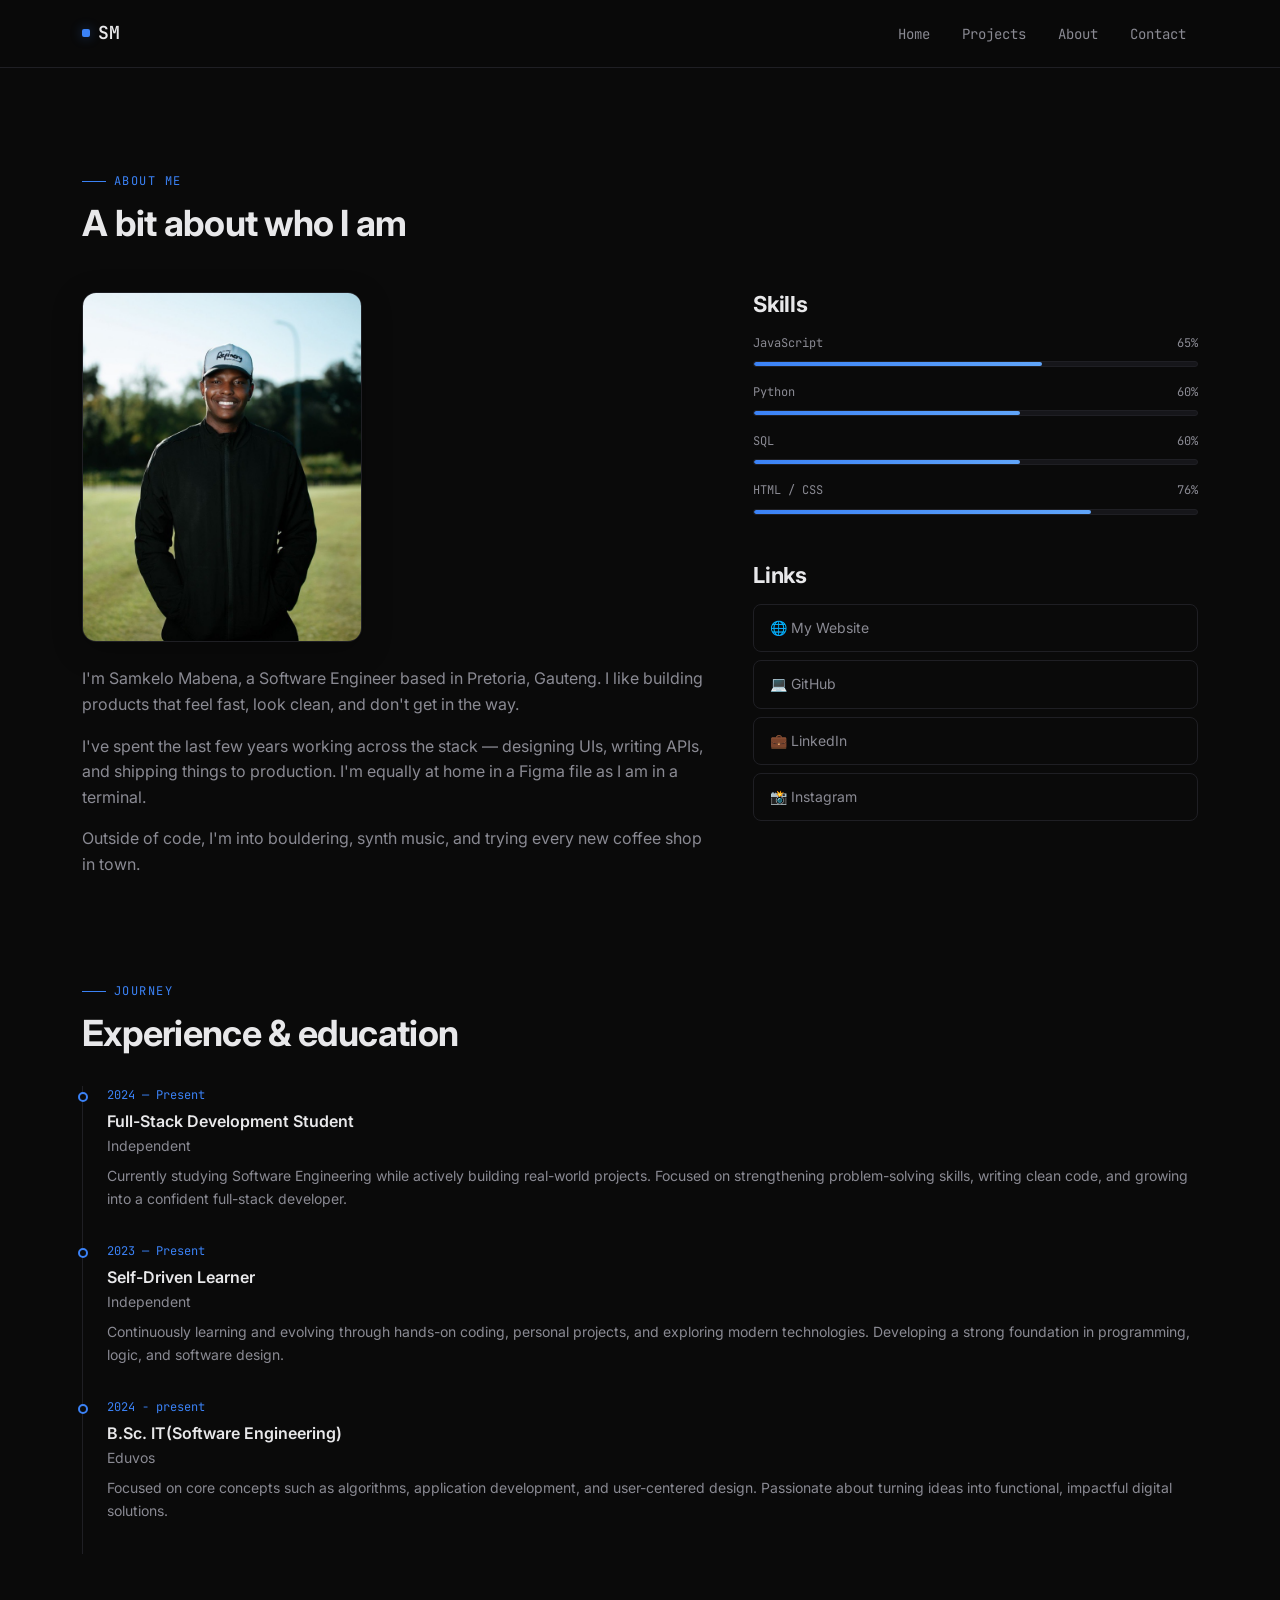
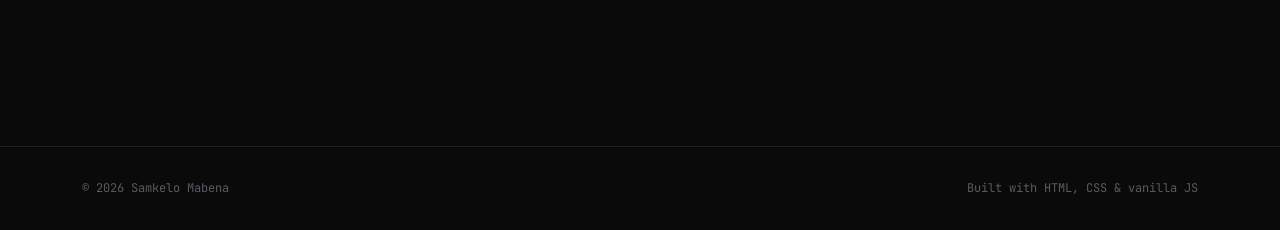
<file: about.html>
<!DOCTYPE html>
<html lang="en">
<head>
  <meta charset="UTF-8" />
  <meta name="viewport" content="width=device-width, initial-scale=1" />
  <title>About — Samkelo Mabena</title>
  <meta name="description" content="About Samkelo Mabena — background, skills, and experience." />
  <link rel="stylesheet" href="/css/styles.css" />
</head>
<body>
  <a href="#main" class="skip-link">Skip to content</a>

  <header class="site-header">
    <div class="container nav">
      <a class="brand" href="/"><span class="brand-dot"></span>SM</a>
      <button class="nav-toggle" aria-label="Toggle navigation" aria-expanded="false" aria-controls="primary-nav">
        <span></span><span></span><span></span>
      </button>
      <ul class="nav-links" id="primary-nav">
        <li><a href="/">Home</a></li>
        <li><a href="/projects">Projects</a></li>
        <li><a href="/about">About</a></li>
        <li><a href="/contact">Contact</a></li>
      </ul>
    </div>
  </header>
  <div class="nav-backdrop" aria-hidden="true"></div>

  <main id="main">
    <section class="section">
      <div class="container">
        <div class="section-head reveal">
          <span class="eyebrow">About me</span>
          <h2>A bit about who I am</h2>
        </div>

        <div class="about-grid">
          <div class="bio reveal">
            <img src="/assets/images/profile.png" alt="Samkelo Mabena" class="about-photo" />
            <p>I'm Samkelo Mabena, a Software Engineer based in Pretoria, Gauteng. I like building products that feel fast, look clean, and don't get in the way.</p>
            <p>I've spent the last few years working across the stack — designing UIs, writing APIs, and shipping things to production. I'm equally at home in a Figma file as I am in a terminal.</p>
            <p>Outside of code, I'm into bouldering, synth music, and trying every new coffee shop in town.</p>
          </div>

          <aside class="reveal">
            <h3 style="margin-bottom: var(--space-4);">Skills</h3>
            <div class="skill"><div class="skill-head"><span>JavaScript </span><span>65%</span></div><div class="skill-bar"><div class="skill-fill" data-level="65"></div></div></div>
            <div class="skill"><div class="skill-head"><span>Python</span><span>60%</span></div><div class="skill-bar"><div class="skill-fill" data-level="60"></div></div></div>
            <div class="skill"><div class="skill-head"><span>SQL </span><span>60%</span></div><div class="skill-bar"><div class="skill-fill" data-level="60"></div></div></div>
            <div class="skill"><div class="skill-head"><span>HTML / CSS</span><span>76%</span></div><div class="skill-bar"><div class="skill-fill" data-level="76"></div></div></div>

            <h3 style="margin: var(--space-7) 0 var(--space-4);">Links</h3>
            <ul class="links-list">
              <!-- 👉 Paste your links below: replace the # with your URL -->
              <li><a href="#" target="_blank" rel="noopener">🌐 My Website</a></li>
              <li><a href="https://github.com/Samkelo22" target="_blank" rel="noopener">💻 GitHub</a></li>
              <li><a href="https://www.linkedin.com/in/samkelo-mabena-929bb4379" target="_blank" rel="noopener">💼 LinkedIn</a></li>
              <li><a href="https://www.instagram.com/_samkelo.m_/" target="_blank" rel="noopener">📸 Instagram</a></li>
            </ul>
          </aside>
        </div>

        <div style="margin-top: var(--space-9);" class="reveal">
          <span class="eyebrow">Journey</span>
          <h2 style="margin: var(--space-3) 0 var(--space-6);">Experience &amp; education</h2>
          <div class="timeline">
            <div class="timeline-item reveal">
              <div class="timeline-date">2024 — Present</div>
              <div class="timeline-title">Full-Stack Development Student</div>
              <div class="timeline-sub">Independent</div>
              <p style="color:var(--color-text-muted); margin-top: var(--space-2); font-size:var(--fs-sm);">Currently studying Software Engineering while actively building real-world projects. Focused on strengthening problem-solving skills, writing clean code, and growing into a confident full-stack developer.

</p>
            </div>
            <div class="timeline-item reveal">
              <div class="timeline-date">2023 — Present</div>
              <div class="timeline-title">Self-Driven Learner</div>
              <div class="timeline-sub">Independent</div>
              <p style="color:var(--color-text-muted); margin-top: var(--space-2); font-size:var(--fs-sm);">Continuously learning and evolving through hands-on coding, personal projects, and exploring modern technologies. Developing a strong foundation in programming, logic, and software design.</p>
            </div>
            <div class="timeline-item reveal">
              <div class="timeline-date">2024 - present</div>
              <div class="timeline-title">B.Sc. IT(Software Engineering)</div>
              <div class="timeline-sub">Eduvos</div>
              <p style="color:var(--color-text-muted); margin-top: var(--space-2); font-size:var(--fs-sm);">Focused on core concepts such as algorithms, application development, and user-centered design. Passionate about turning ideas into functional, impactful digital solutions.</p>
            </div>
          </div>
        </div>
      </div>
    </section>
  </main>

  <footer class="site-footer">
    <div class="container">
      <span>© <span id="year"></span> Samkelo Mabena</span>
      <span>Built with HTML, CSS &amp; vanilla JS</span>
    </div>
  </footer>

  <script src="/js/main.js"></script>
</body>
</html>
</file>
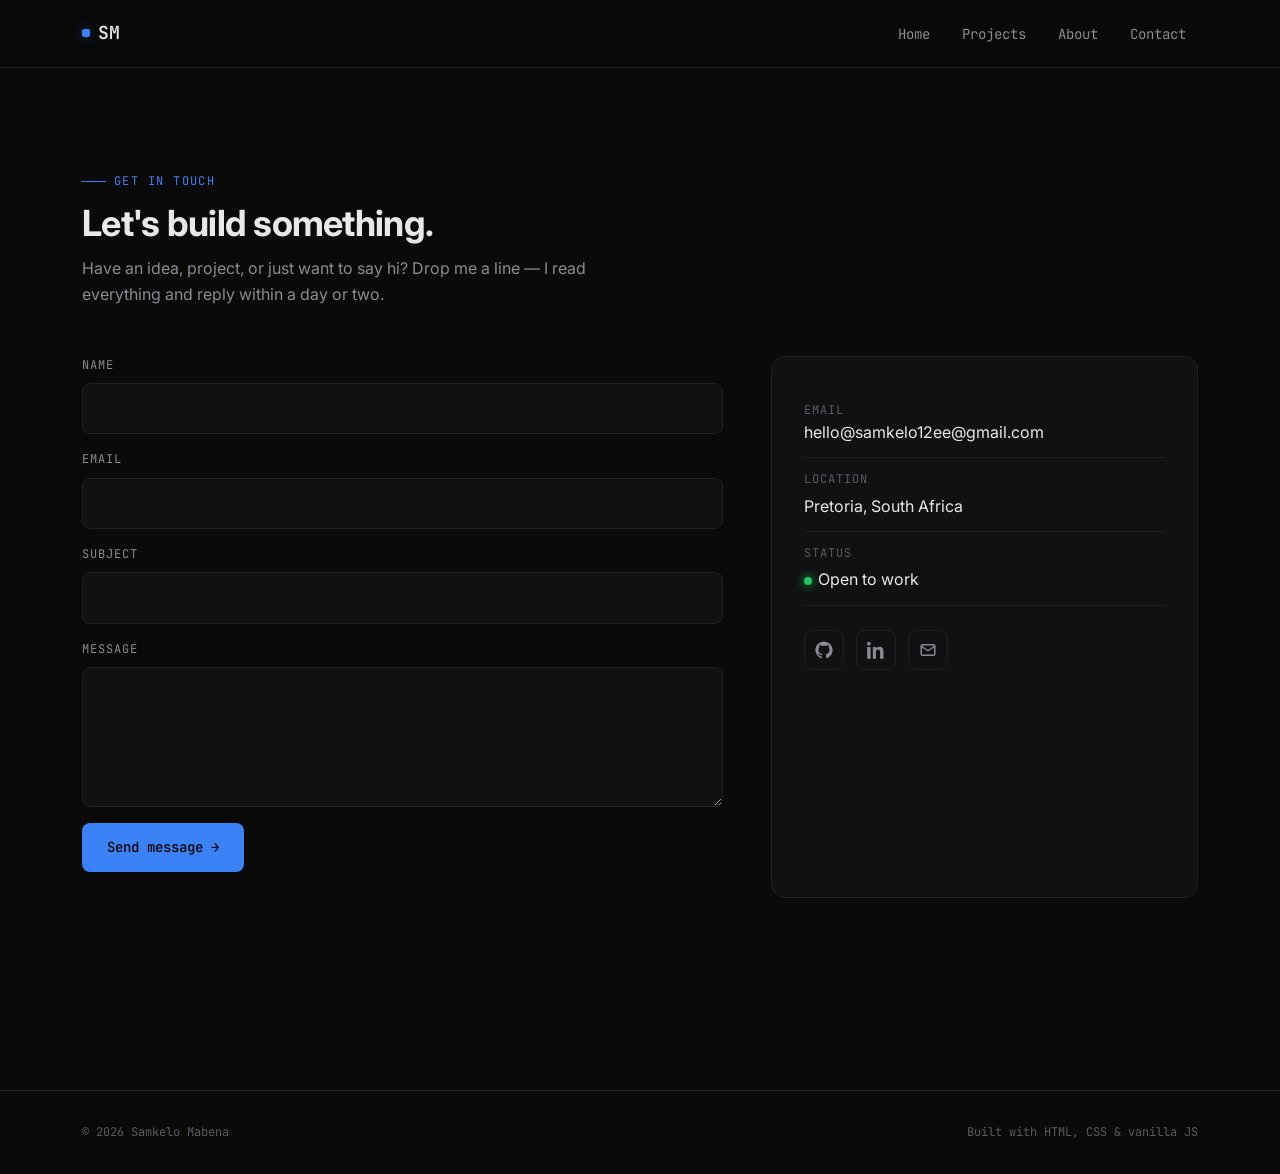
<file: contact.html>
<!DOCTYPE html>
<html lang="en">
<head>
  <meta charset="UTF-8" />
  <meta name="viewport" content="width=device-width, initial-scale=1" />
  <title>Contact — Samkelo Mabena</title>
  <meta name="description" content="Get in touch with Samkelo Mabena." />
  <link rel="stylesheet" href="/css/styles.css" />
</head>
<body>
  <a href="#main" class="skip-link">Skip to content</a>

  <header class="site-header">
    <div class="container nav">
      <a class="brand" href="/"><span class="brand-dot"></span>SM</a>
      <button class="nav-toggle" aria-label="Toggle navigation" aria-expanded="false" aria-controls="primary-nav">
        <span></span><span></span><span></span>
      </button>
      <ul class="nav-links" id="primary-nav">
        <li><a href="/">Home</a></li>
        <li><a href="/projects">Projects</a></li>
        <li><a href="/about">About</a></li>
        <li><a href="/contact">Contact</a></li>
      </ul>
    </div>
  </header>
  <div class="nav-backdrop" aria-hidden="true"></div>

  <main id="main">
    <section class="section">
      <div class="container">
        <div class="section-head reveal">
          <span class="eyebrow">Get in touch</span>
          <h2>Let's build something.</h2>
          <p style="color:var(--color-text-muted); margin-top:var(--space-3); max-width:560px;">Have an idea, project, or just want to say hi? Drop me a line — I read everything and reply within a day or two.</p>
        </div>

        <div class="contact-grid">
          <form id="contact-form" class="reveal" novalidate>
            <div class="form-row">
              <label for="name">Name</label>
              <input id="name" name="name" type="text" required autocomplete="name" />
            </div>
            <div class="form-row">
              <label for="email">Email</label>
              <input id="email" name="email" type="email" required autocomplete="email" />
            </div>
            <div class="form-row">
              <label for="subject">Subject</label>
              <input id="subject" name="subject" type="text" />
            </div>
            <div class="form-row">
              <label for="message">Message</label>
              <textarea id="message" name="message" required></textarea>
            </div>
            <button class="btn btn-primary" type="submit">Send message <span class="arrow">→</span></button>
            <p id="form-status" class="form-status" role="status" aria-live="polite"></p>
          </form>

          <aside class="contact-info reveal">
            <div class="info-item">
              <div class="info-label">Email</div>
              <a class="info-value" href="mailto:hello@samkelo12ee@gmail.com">hello@samkelo12ee@gmail.com</a>
            </div>
            <div class="info-item">
              <div class="info-label">Location</div>
              <div class="info-value">Pretoria, South Africa</div>
            </div>
            <div class="info-item">
              <div class="info-label">Status</div>
              <div class="info-value"><span class="status-dot" style="display:inline-block; vertical-align:middle; margin-right:6px;"></span>Open to work</div>
            </div>
            <div class="socials" aria-label="Social links">
              <a class="social-link" href="https://github.com/Samkelo22" target="_blank" rel="noopener" aria-label="GitHub">
                <svg width="18" height="18" viewBox="0 0 24 24" fill="currentColor" aria-hidden="true"><path d="M12 .5C5.65.5.5 5.65.5 12c0 5.08 3.29 9.39 7.86 10.91.58.11.79-.25.79-.56v-2c-3.2.7-3.88-1.37-3.88-1.37-.52-1.32-1.27-1.67-1.27-1.67-1.04-.71.08-.7.08-.7 1.15.08 1.76 1.18 1.76 1.18 1.02 1.75 2.69 1.25 3.35.95.1-.74.4-1.25.72-1.54-2.55-.29-5.24-1.27-5.24-5.66 0-1.25.45-2.27 1.18-3.07-.12-.29-.51-1.46.11-3.04 0 0 .96-.31 3.16 1.17a10.99 10.99 0 0 1 5.76 0c2.2-1.48 3.16-1.17 3.16-1.17.62 1.58.23 2.75.11 3.04.74.8 1.18 1.82 1.18 3.07 0 4.4-2.69 5.36-5.25 5.65.41.36.78 1.06.78 2.14v3.17c0 .31.21.68.8.56C20.21 21.39 23.5 17.08 23.5 12 23.5 5.65 18.35.5 12 .5z"/></svg>
              </a>
              <a class="social-link" href="https://www.linkedin.com/in/samkelo-mabena-929bb4379/" target="_blank" rel="noopener" aria-label="LinkedIn">
                <svg width="18" height="18" viewBox="0 0 24 24" fill="currentColor" aria-hidden="true"><path d="M4.98 3.5C4.98 4.88 3.87 6 2.5 6S0 4.88 0 3.5 1.12 1 2.5 1s2.48 1.12 2.48 2.5zM.22 8h4.56v15.5H.22V8zm7.6 0h4.37v2.12h.06c.61-1.16 2.1-2.38 4.32-2.38 4.62 0 5.47 3.04 5.47 7v8.76h-4.56v-7.77c0-1.85-.03-4.24-2.58-4.24-2.58 0-2.97 2.02-2.97 4.1v7.91H7.82V8z"/></svg>
              </a>
              <a class="social-link" href="mailto:hello@samkelo12ee@gmail.com" aria-label="Email">
                <svg width="18" height="18" viewBox="0 0 24 24" fill="none" stroke="currentColor" stroke-width="2" stroke-linecap="round" stroke-linejoin="round" aria-hidden="true"><rect x="3" y="5" width="18" height="14" rx="2"/><path d="m3 7 9 6 9-6"/></svg>
              </a>
            </div>
          </aside>
        </div>
      </div>
    </section>
  </main>

  <footer class="site-footer">
    <div class="container">
      <span>© <span id="year"></span> Samkelo Mabena</span>
      <span>Built with HTML, CSS &amp; vanilla JS</span>
    </div>
  </footer>

  <script src="/js/main.js"></script>
  <script src="/js/contact.js"></script>
</body>
</html>
</file>
<file: css/styles.css>
@import url('./variables.css');
@import url('https://fonts.googleapis.com/css2?family=Inter:wght@400;500;600;700&family=JetBrains+Mono:wght@400;500;600&display=swap');

/* ==========================================================================
   Reset & base
   ========================================================================== */
*, *::before, *::after { box-sizing: border-box; }
* { margin: 0; }
html { scroll-behavior: smooth; -webkit-text-size-adjust: 100%; }
body {
  font-family: var(--font-sans);
  font-size: var(--fs-base);
  line-height: var(--lh-normal);
  color: var(--color-text);
  background: var(--color-bg);
  min-height: 100vh;
  -webkit-font-smoothing: antialiased;
  text-rendering: optimizeLegibility;
}
img, svg, video { display: block; max-width: 100%; height: auto; }
button { font: inherit; cursor: pointer; border: none; background: none; color: inherit; }
a { color: var(--color-accent); text-decoration: none; transition: color var(--dur-fast) var(--ease-out); }
a:hover { color: var(--color-accent-hover); }
input, textarea, select { font: inherit; color: inherit; }
:focus-visible {
  outline: 2px solid var(--color-accent);
  outline-offset: 2px;
  border-radius: var(--radius-sm);
}

/* Skip link */
.skip-link {
  position: absolute; left: -9999px; top: 0;
  background: var(--color-accent); color: #000;
  padding: var(--space-3) var(--space-4);
  font-weight: var(--fw-semibold);
  z-index: 1000;
}
.skip-link:focus { left: var(--space-4); top: var(--space-4); }

/* Container */
.container {
  width: 100%;
  max-width: var(--container-max);
  margin-inline: auto;
  padding-inline: var(--container-px);
}

/* ==========================================================================
   Typography helpers
   ========================================================================== */
.mono { font-family: var(--font-mono); }
.eyebrow {
  font-family: var(--font-mono);
  font-size: var(--fs-xs);
  text-transform: uppercase;
  letter-spacing: 0.12em;
  color: var(--color-accent);
  display: inline-flex;
  align-items: center;
  gap: var(--space-2);
}
.eyebrow::before {
  content: '';
  width: 24px; height: 1px; background: var(--color-accent);
}
h1, h2, h3, h4 { line-height: var(--lh-tight); font-weight: var(--fw-bold); letter-spacing: -0.02em; }
h1 { font-size: var(--fs-4xl); }
h2 { font-size: var(--fs-2xl); }
h3 { font-size: var(--fs-lg); letter-spacing: -0.01em; }
.section { padding-block: var(--space-9); }
.section-head { margin-bottom: var(--space-7); }
.section-head h2 { margin-top: var(--space-3); }

/* ==========================================================================
   Header / Nav
   ========================================================================== */
.site-header {
  position: sticky; top: 0; z-index: 50;
  height: var(--header-h);
  background: rgba(10,10,10,0.75);
  backdrop-filter: saturate(180%) blur(12px);
  -webkit-backdrop-filter: saturate(180%) blur(12px);
  border-bottom: 1px solid var(--color-border);
}
.nav {
  height: 100%;
  display: flex; align-items: center; justify-content: space-between;
}
.brand {
  font-family: var(--font-mono);
  font-weight: var(--fw-semibold);
  color: var(--color-text);
  font-size: var(--fs-md);
  display: inline-flex; align-items: center; gap: var(--space-2);
}
.brand-dot { width: 8px; height: 8px; border-radius: 2px; background: var(--color-accent); box-shadow: 0 0 12px var(--color-accent-glow); }
.nav-links { display: flex; align-items: center; gap: var(--space-2); list-style: none; padding: 0; }
.nav-links a {
  color: var(--color-text-muted);
  font-size: var(--fs-sm);
  padding: var(--space-2) var(--space-3);
  border-radius: var(--radius-sm);
  font-family: var(--font-mono);
  position: relative;
  transition: color var(--dur-fast) var(--ease-out);
}
.nav-links a:hover { color: var(--color-text); }
.nav-links a.active { color: var(--color-accent); }
.nav-links a.active::after {
  content: ''; position: absolute; left: var(--space-3); right: var(--space-3); bottom: 2px;
  height: 1px; background: var(--color-accent);
}
.nav-toggle { display: none; padding: var(--space-2); border-radius: var(--radius-sm); }
.nav-toggle span {
  display: block; width: 22px; height: 2px; background: var(--color-text); margin: 4px 0;
  transition: transform var(--dur-base) var(--ease-out), opacity var(--dur-base) var(--ease-out);
}
.nav-toggle[aria-expanded="true"] span:nth-child(1) { transform: translateY(6px) rotate(45deg); }
.nav-toggle[aria-expanded="true"] span:nth-child(2) { opacity: 0; }
.nav-toggle[aria-expanded="true"] span:nth-child(3) { transform: translateY(-6px) rotate(-45deg); }

/* Mobile drawer */
.nav-backdrop {
  position: fixed; inset: 0; background: rgba(0,0,0,0.6);
  opacity: 0; pointer-events: none;
  transition: opacity var(--dur-base) var(--ease-out);
  z-index: 40;
}
.nav-backdrop.open { opacity: 1; pointer-events: auto; }

@media (max-width: 760px) {
  .nav-toggle { display: block; }
  .nav-links {
    position: fixed; top: 0; right: 0; bottom: 0;
    width: min(80vw, 320px);
    background: var(--color-surface);
    border-left: 1px solid var(--color-border);
    flex-direction: column;
    align-items: stretch;
    padding: calc(var(--header-h) + var(--space-4)) var(--space-5) var(--space-5);
    gap: var(--space-1);
    transform: translateX(100%);
    transition: transform var(--dur-base) var(--ease-out);
    z-index: 45;
  }
  .nav-links.open { transform: translateX(0); }
  .nav-links a { padding: var(--space-4); font-size: var(--fs-base); }
}

/* ==========================================================================
   Buttons
   ========================================================================== */
.btn {
  display: inline-flex; align-items: center; gap: var(--space-2);
  padding: var(--space-3) var(--space-5);
  border-radius: var(--radius-md);
  font-family: var(--font-mono);
  font-size: var(--fs-sm);
  font-weight: var(--fw-medium);
  transition: transform var(--dur-fast) var(--ease-out),
              background var(--dur-fast) var(--ease-out),
              box-shadow var(--dur-base) var(--ease-out),
              color var(--dur-fast) var(--ease-out);
  border: 1px solid transparent;
  white-space: nowrap;
}
.btn-primary { background: var(--color-accent); color: #000; }
.btn-primary:hover { background: var(--color-accent-hover); color: #000; transform: translateY(-1px); box-shadow: var(--shadow-glow); }
.btn-ghost { background: transparent; color: var(--color-text); border-color: var(--color-border-strong); }
.btn-ghost:hover { border-color: var(--color-accent); color: var(--color-accent); transform: translateY(-1px); }
.btn-sm { padding: var(--space-2) var(--space-4); font-size: var(--fs-xs); }
.btn .arrow { transition: transform var(--dur-base) var(--ease-out); }
.btn:hover .arrow { transform: translateX(3px); }

/* ==========================================================================
   Hero
   ========================================================================== */
.hero {
  position: relative;
  padding-block: var(--space-10) var(--space-9);
  overflow: hidden;
}
.hero::before {
  content: '';
  position: absolute; inset: 0;
  background:
    radial-gradient(600px 300px at 20% 20%, var(--color-accent-dim), transparent 70%),
    radial-gradient(400px 240px at 80% 60%, rgba(59,130,246,0.08), transparent 70%);
  pointer-events: none;
}
.hero-grid {
  position: absolute; inset: 0;
  background-image:
    linear-gradient(var(--color-border) 1px, transparent 1px),
    linear-gradient(90deg, var(--color-border) 1px, transparent 1px);
  background-size: 56px 56px;
  mask-image: radial-gradient(ellipse at center, #000 30%, transparent 75%);
  -webkit-mask-image: radial-gradient(ellipse at center, #000 30%, transparent 75%);
  opacity: 0.35;
  pointer-events: none;
}
.hero-inner { position: relative; }
.hero h1 { margin-top: var(--space-4); }
.hero h1 .accent { color: var(--color-accent); }
.hero .lead {
  margin-top: var(--space-5);
  max-width: 640px;
  color: var(--color-text-muted);
  font-size: var(--fs-md);
}
.hero-cta { margin-top: var(--space-6); display: flex; gap: var(--space-3); flex-wrap: wrap; }
.hero-meta {
  margin-top: var(--space-7);
  display: flex; flex-wrap: wrap; gap: var(--space-5);
  font-family: var(--font-mono); font-size: var(--fs-xs);
  color: var(--color-text-dim);
}
.hero-meta span { display: inline-flex; align-items: center; gap: var(--space-2); }
.status-dot { width: 8px; height: 8px; border-radius: 50%; background: #22c55e; box-shadow: 0 0 10px #22c55e; }

/* ==========================================================================
   Stats
   ========================================================================== */
.stats {
  display: grid; gap: var(--space-4);
  grid-template-columns: repeat(auto-fit, minmax(180px, 1fr));
  border-top: 1px solid var(--color-border);
  border-bottom: 1px solid var(--color-border);
  padding-block: var(--space-7);
}
.stat-num { font-size: var(--fs-3xl); font-weight: var(--fw-bold); letter-spacing: -0.03em; color: var(--color-text); }
.stat-num .accent { color: var(--color-accent); }
.stat-label { font-family: var(--font-mono); font-size: var(--fs-xs); color: var(--color-text-muted); margin-top: var(--space-2); text-transform: uppercase; letter-spacing: 0.08em; }

/* ==========================================================================
   Project cards
   ========================================================================== */
.projects-grid {
  display: grid; gap: var(--space-5);
  grid-template-columns: repeat(auto-fit, minmax(320px, 1fr));
}
.project-card {
  background: var(--color-surface);
  border: 1px solid var(--color-border);
  border-radius: var(--radius-lg);
  overflow: hidden;
  display: flex; flex-direction: column;
  transition: transform var(--dur-base) var(--ease-out),
              border-color var(--dur-base) var(--ease-out),
              box-shadow var(--dur-base) var(--ease-out);
}
.project-card:hover {
  transform: translateY(-4px);
  border-color: var(--color-border-strong);
  box-shadow: var(--shadow-md);
}
.project-thumb {
  aspect-ratio: 16/9;
  background: var(--color-surface-2);
  background-size: cover; background-position: center;
  border-bottom: 1px solid var(--color-border);
  position: relative;
  overflow: hidden;
}
.project-thumb::after {
  content: ''; position: absolute; inset: 0;
  background: linear-gradient(180deg, transparent 60%, rgba(0,0,0,0.4));
}
.project-body { padding: var(--space-5); display: flex; flex-direction: column; gap: var(--space-3); flex: 1; }
.project-title { font-size: var(--fs-md); }
.project-desc { color: var(--color-text-muted); font-size: var(--fs-sm); }
.tags { display: flex; flex-wrap: wrap; gap: var(--space-2); }
.tag {
  font-family: var(--font-mono);
  font-size: var(--fs-xs);
  padding: 2px 8px;
  border-radius: var(--radius-pill);
  background: var(--color-accent-dim);
  color: var(--color-accent);
  border: 1px solid var(--color-accent-dim);
}
.project-actions { display: flex; gap: var(--space-2); flex-wrap: wrap; margin-top: auto; padding-top: var(--space-3); }

/* Collapsible details */
.project-details { border-top: 1px solid var(--color-border); }
.project-details summary {
  list-style: none;
  cursor: pointer;
  padding: var(--space-3) var(--space-5);
  font-family: var(--font-mono); font-size: var(--fs-xs);
  color: var(--color-text-muted);
  display: flex; justify-content: space-between; align-items: center;
  transition: color var(--dur-fast) var(--ease-out);
}
.project-details summary::-webkit-details-marker { display: none; }
.project-details summary::after { content: '+'; font-size: var(--fs-md); transition: transform var(--dur-base) var(--ease-out); }
.project-details[open] summary::after { transform: rotate(45deg); color: var(--color-accent); }
.project-details summary:hover { color: var(--color-text); }
.project-details-body {
  padding: 0 var(--space-5) var(--space-5);
  color: var(--color-text-muted); font-size: var(--fs-sm);
  display: flex; flex-direction: column; gap: var(--space-3);
}
.project-details-body ul { padding-left: var(--space-5); }
.project-details-body video { border-radius: var(--radius-md); border: 1px solid var(--color-border); }

/* ==========================================================================
   Filters
   ========================================================================== */
.filters {
  display: flex; flex-wrap: wrap; gap: var(--space-2);
  margin-bottom: var(--space-6);
}
.filter-btn {
  padding: var(--space-2) var(--space-4);
  font-family: var(--font-mono); font-size: var(--fs-xs);
  border: 1px solid var(--color-border);
  border-radius: var(--radius-pill);
  color: var(--color-text-muted);
  text-transform: uppercase; letter-spacing: 0.08em;
  transition: all var(--dur-fast) var(--ease-out);
}
.filter-btn:hover { color: var(--color-text); border-color: var(--color-border-strong); }
.filter-btn[aria-pressed="true"] {
  color: var(--color-accent); border-color: var(--color-accent); background: var(--color-accent-dim);
}

/* ==========================================================================
   About
   ========================================================================== */
.about-grid {
  display: grid; gap: var(--space-7);
  grid-template-columns: minmax(0, 1fr);
}
@media (min-width: 880px) {
  .about-grid { grid-template-columns: 1.4fr 1fr; }
}
.bio p + p { margin-top: var(--space-4); }
.bio p { color: var(--color-text-muted); }

.skill { margin-bottom: var(--space-4); }
.skill-head { display: flex; justify-content: space-between; font-family: var(--font-mono); font-size: var(--fs-xs); color: var(--color-text-muted); margin-bottom: var(--space-2); }
.skill-bar { height: 6px; background: var(--color-surface-2); border-radius: var(--radius-pill); overflow: hidden; border: 1px solid var(--color-border); }
.skill-fill {
  height: 100%; background: linear-gradient(90deg, var(--color-accent), var(--color-accent-hover));
  border-radius: var(--radius-pill);
  width: 0; transition: width 1.2s var(--ease-out);
}

.timeline { position: relative; padding-left: var(--space-5); border-left: 1px solid var(--color-border); }
.timeline-item { position: relative; padding-bottom: var(--space-6); }
.timeline-item::before {
  content: ''; position: absolute; left: calc(var(--space-5) * -1 - 5px); top: 6px;
  width: 10px; height: 10px; border-radius: 50%;
  background: var(--color-bg); border: 2px solid var(--color-accent);
}
.timeline-date { font-family: var(--font-mono); font-size: var(--fs-xs); color: var(--color-accent); }
.timeline-title { font-size: var(--fs-base); font-weight: var(--fw-semibold); margin-top: var(--space-1); }
.timeline-sub { color: var(--color-text-muted); font-size: var(--fs-sm); }

/* ==========================================================================
   Contact
   ========================================================================== */
.contact-grid {
  display: grid; gap: var(--space-7);
  grid-template-columns: minmax(0, 1fr);
}
@media (min-width: 880px) {
  .contact-grid { grid-template-columns: 1.5fr 1fr; }
}
.form-row { display: flex; flex-direction: column; gap: var(--space-2); margin-bottom: var(--space-4); }
.form-row label { font-family: var(--font-mono); font-size: var(--fs-xs); color: var(--color-text-muted); text-transform: uppercase; letter-spacing: 0.08em; }
.form-row input, .form-row textarea {
  background: var(--color-surface);
  border: 1px solid var(--color-border);
  border-radius: var(--radius-md);
  padding: var(--space-3) var(--space-4);
  color: var(--color-text);
  transition: border-color var(--dur-fast) var(--ease-out), background var(--dur-fast) var(--ease-out);
}
.form-row textarea { resize: vertical; min-height: 140px; }
.form-row input:focus, .form-row textarea:focus { border-color: var(--color-accent); outline: none; background: var(--color-surface-2); }
.form-status { font-family: var(--font-mono); font-size: var(--fs-xs); margin-top: var(--space-3); min-height: 1.2em; }
.form-status.success { color: #22c55e; }
.form-status.error { color: var(--color-danger); }

.contact-info {
  background: var(--color-surface);
  border: 1px solid var(--color-border);
  border-radius: var(--radius-lg);
  padding: var(--space-6);
}
.info-item { padding: var(--space-3) 0; border-bottom: 1px solid var(--color-border); }
.info-item:last-child { border-bottom: none; }
.info-label { font-family: var(--font-mono); font-size: var(--fs-xs); color: var(--color-text-dim); text-transform: uppercase; letter-spacing: 0.08em; }
.info-value { margin-top: var(--space-1); color: var(--color-text); word-break: break-word; }
.socials { display: flex; gap: var(--space-3); margin-top: var(--space-5); }
.social-link {
  width: 40px; height: 40px; display: inline-flex; align-items: center; justify-content: center;
  border: 1px solid var(--color-border); border-radius: var(--radius-md);
  color: var(--color-text-muted);
  transition: all var(--dur-fast) var(--ease-out);
}
.social-link:hover { color: var(--color-accent); border-color: var(--color-accent); transform: translateY(-2px); }

/* ==========================================================================
   Footer
   ========================================================================== */
.site-footer {
  border-top: 1px solid var(--color-border);
  padding-block: var(--space-6);
  margin-top: var(--space-9);
  color: var(--color-text-dim);
  font-family: var(--font-mono); font-size: var(--fs-xs);
}
.site-footer .container { display: flex; justify-content: space-between; flex-wrap: wrap; gap: var(--space-3); }

/* ==========================================================================
   Reveal animations
   ========================================================================== */
.reveal {
  opacity: 0; transform: translateY(20px);
  transition: opacity var(--dur-slow) var(--ease-out), transform var(--dur-slow) var(--ease-out);
}
.reveal.visible { opacity: 1; transform: none; }

@media (prefers-reduced-motion: reduce) {
  *, *::before, *::after { animation: none !important; transition: none !important; }
  html { scroll-behavior: auto; }
  .reveal { opacity: 1; transform: none; }
}

/* ==========================================================================
   Responsive polish
   ========================================================================== */
@media (max-width: 760px) {
  h1 { font-size: clamp(2rem, 9vw, 2.75rem); }
  h2 { font-size: clamp(1.5rem, 6vw, 2rem); }
  .section { padding-block: var(--space-7); }
  .hero { padding-block: var(--space-7) var(--space-8); }
  .hero-meta { flex-wrap: wrap; gap: var(--space-3); font-size: var(--fs-xs); }
  .hero-cta { flex-wrap: wrap; gap: var(--space-3); }
  .hero-cta .btn { flex: 1 1 auto; justify-content: center; }
  .stats { grid-template-columns: repeat(2, minmax(0,1fr)); gap: var(--space-3); }
  .stat-num { font-size: var(--fs-2xl); }
  .projects-grid { grid-template-columns: minmax(0,1fr); }
  .filters { gap: var(--space-2); overflow-x: auto; flex-wrap: nowrap; padding-bottom: var(--space-2); -webkit-overflow-scrolling: touch; }
  .filter-btn { flex: 0 0 auto; }
  .timeline { padding-left: var(--space-4); }
  .site-footer .container { justify-content: center; text-align: center; }
}

@media (max-width: 420px) {
  :root { --container-px: 1rem; }
  .stats { grid-template-columns: minmax(0,1fr); }
  .contact-info { padding: var(--space-5); }
}

/* ==== About photo & links (added) ==== */
.about-photo {
  display: block;
  width: 240px;
  max-width: 100%;
  aspect-ratio: 4 / 5;
  object-fit: cover;
  border-radius: var(--radius-lg, 16px);
  border: 1px solid var(--color-border);
  margin-bottom: var(--space-5);
  box-shadow: 0 8px 30px rgba(0, 0, 0, 0.25);
}
@media (min-width: 640px) {
  .about-photo { width: 280px; }
}

.links-list {
  list-style: none;
  padding: 0;
  margin: 0;
  display: grid;
  gap: var(--space-2);
}
.links-list a {
  display: flex;
  align-items: center;
  gap: var(--space-2);
  padding: var(--space-3) var(--space-4);
  border: 1px solid var(--color-border);
  border-radius: var(--radius-md, 10px);
  color: var(--color-text-muted);
  text-decoration: none;
  font-size: var(--fs-sm);
  transition: border-color var(--dur-base, .2s) var(--ease-out, ease), color var(--dur-base, .2s) var(--ease-out, ease), transform var(--dur-base, .2s) var(--ease-out, ease);
}
.links-list a:hover {
  color: var(--color-text);
  border-color: var(--color-accent);
  transform: translateX(4px);
}

/* ==== In-progress status badge (added) ==== */
.project-thumb { position: relative; }
.status-badge {
  position: absolute;
  top: var(--space-3, 12px);
  right: var(--space-3, 12px);
  z-index: 1;
  padding: 4px 10px;
  font-size: var(--fs-xs, 0.75rem);
  font-weight: 600;
  letter-spacing: 0.02em;
  color: #ffce54;
  background: rgba(0, 0, 0, 0.65);
  border: 1px solid rgba(255, 206, 84, 0.5);
  border-radius: 999px;
  backdrop-filter: blur(4px);
}
</file>
